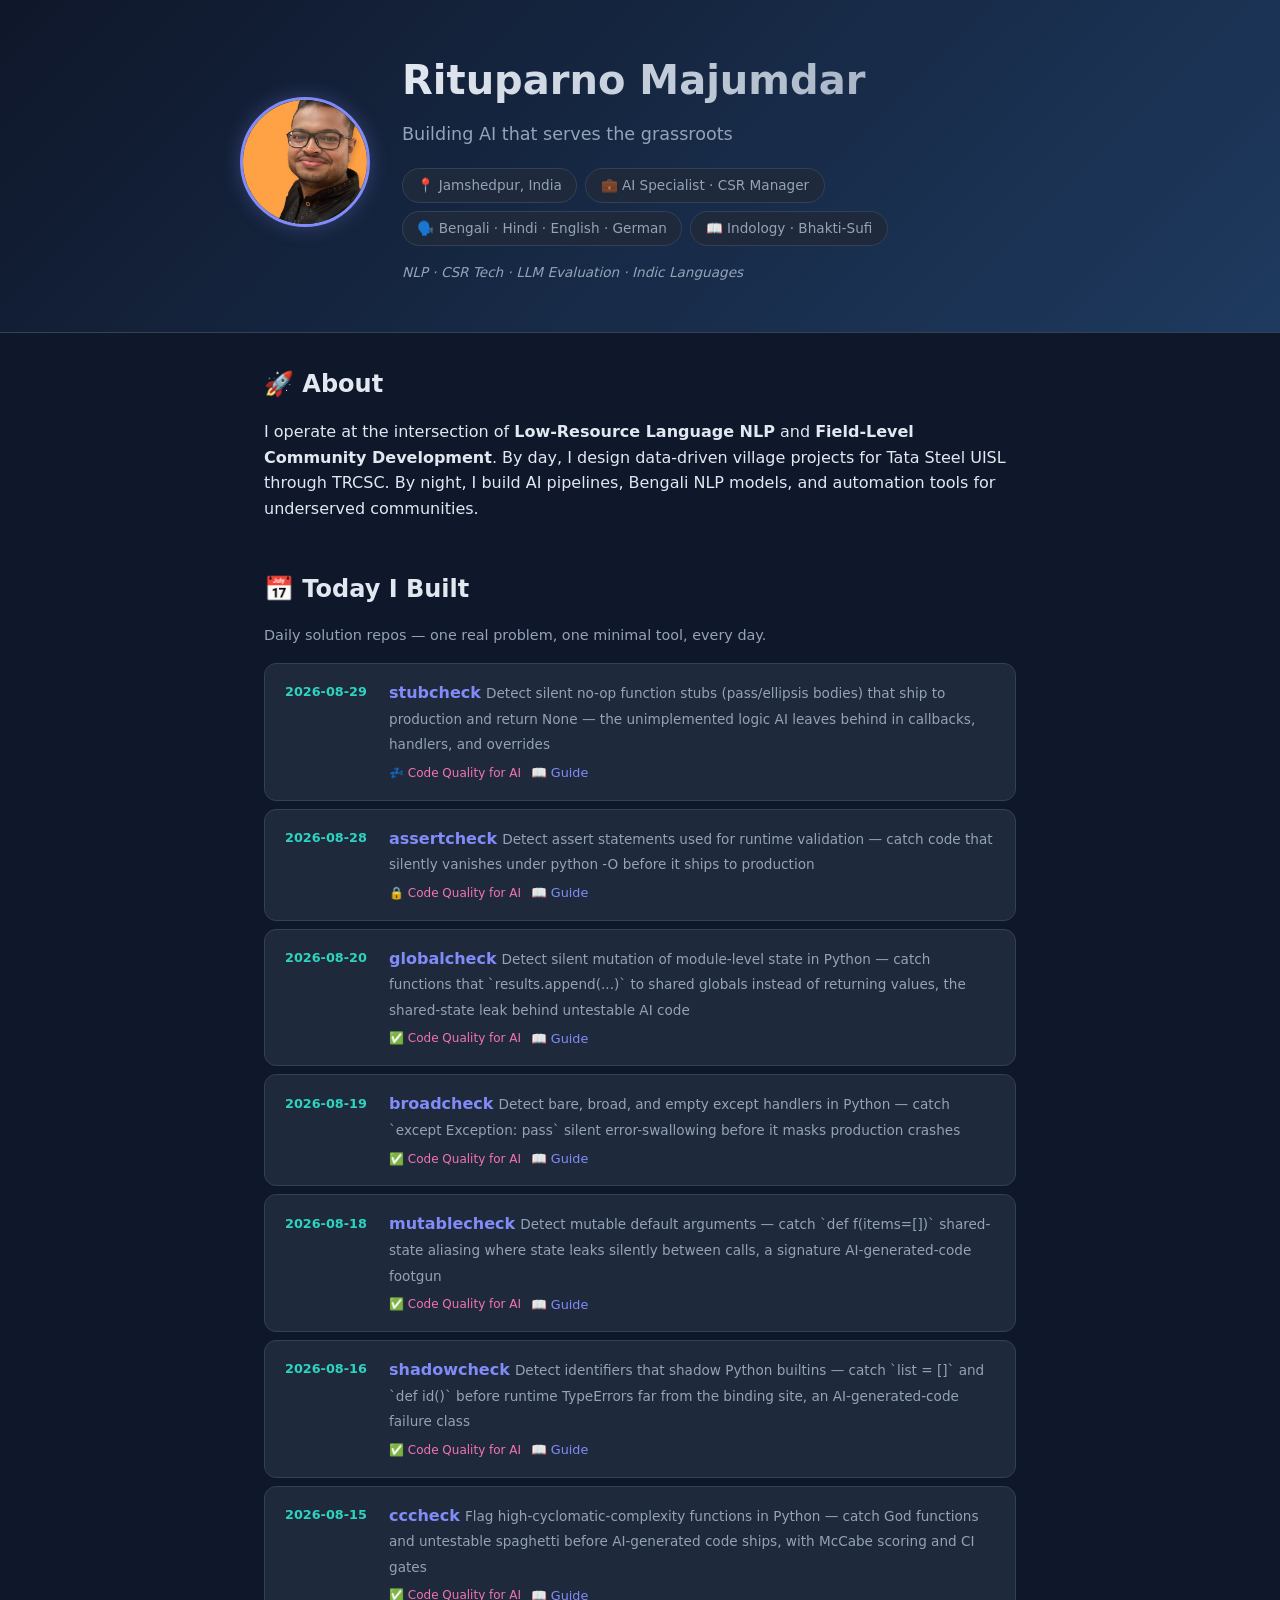
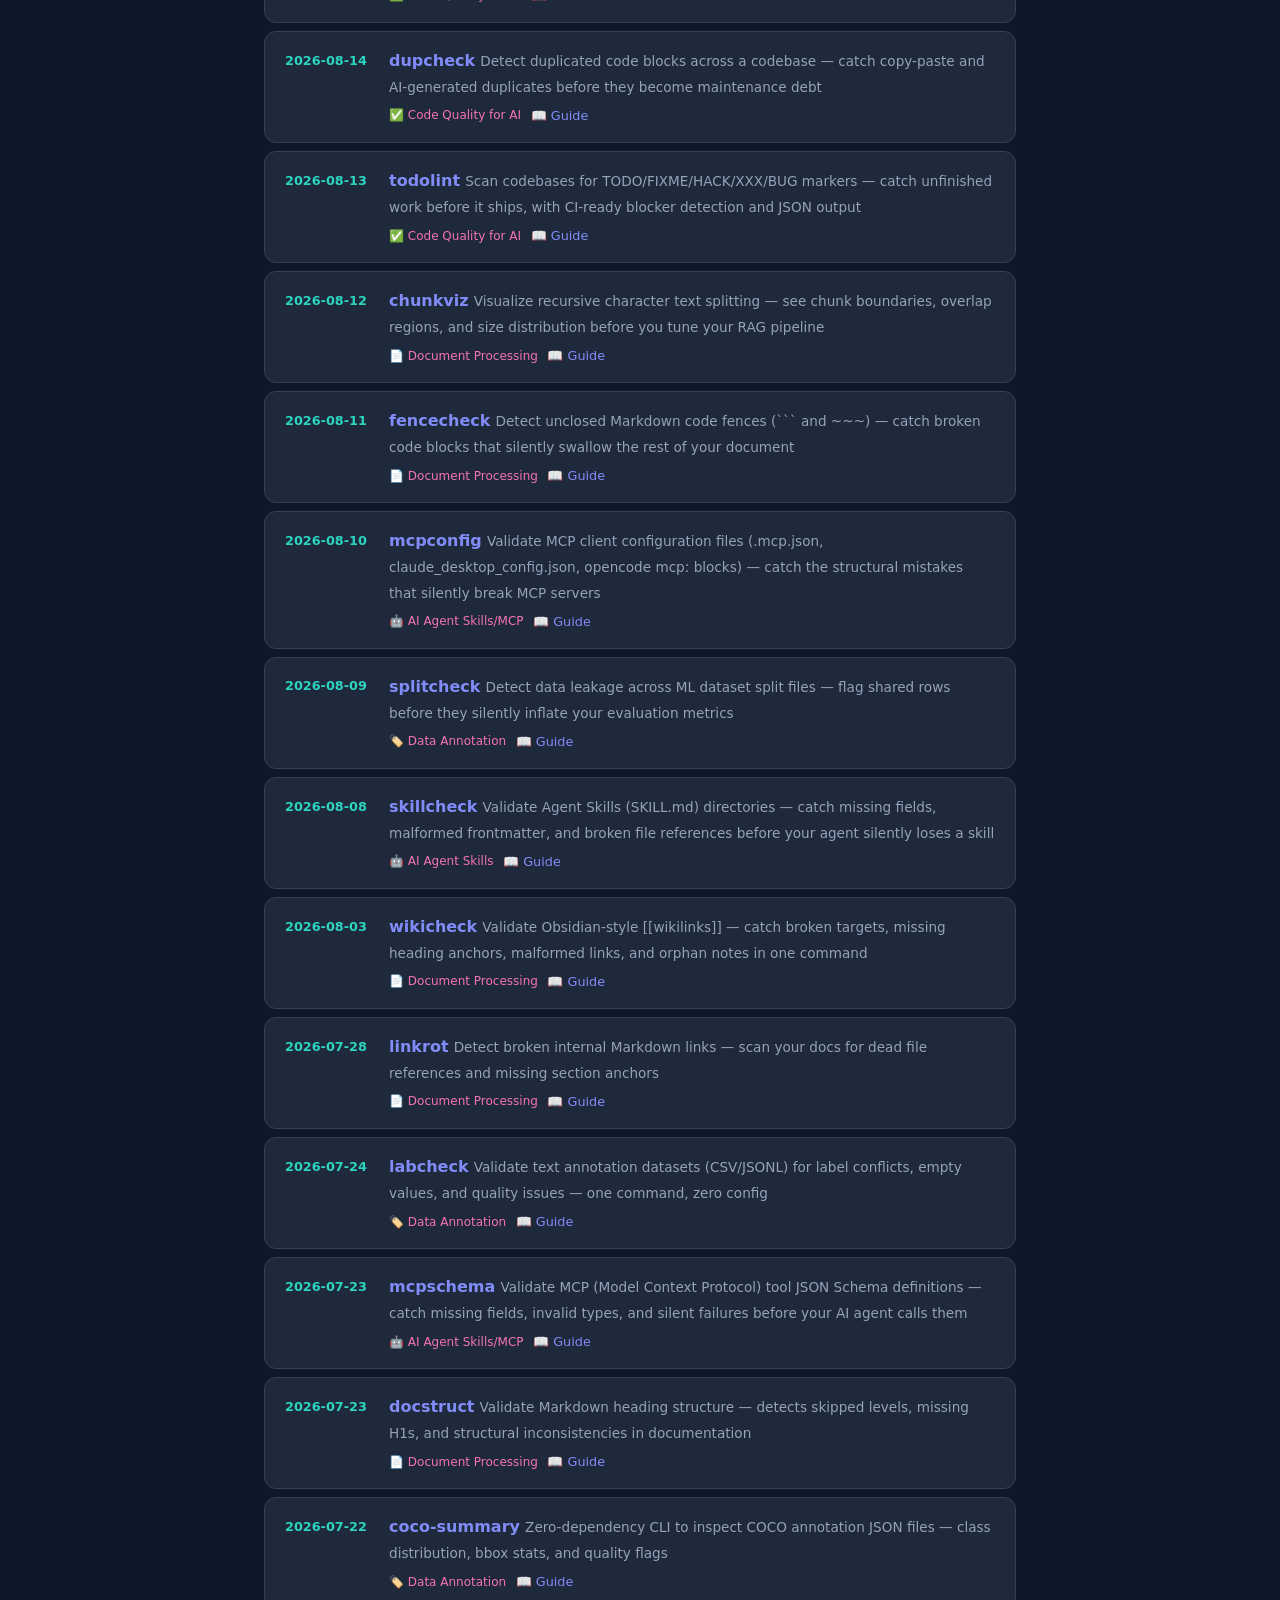
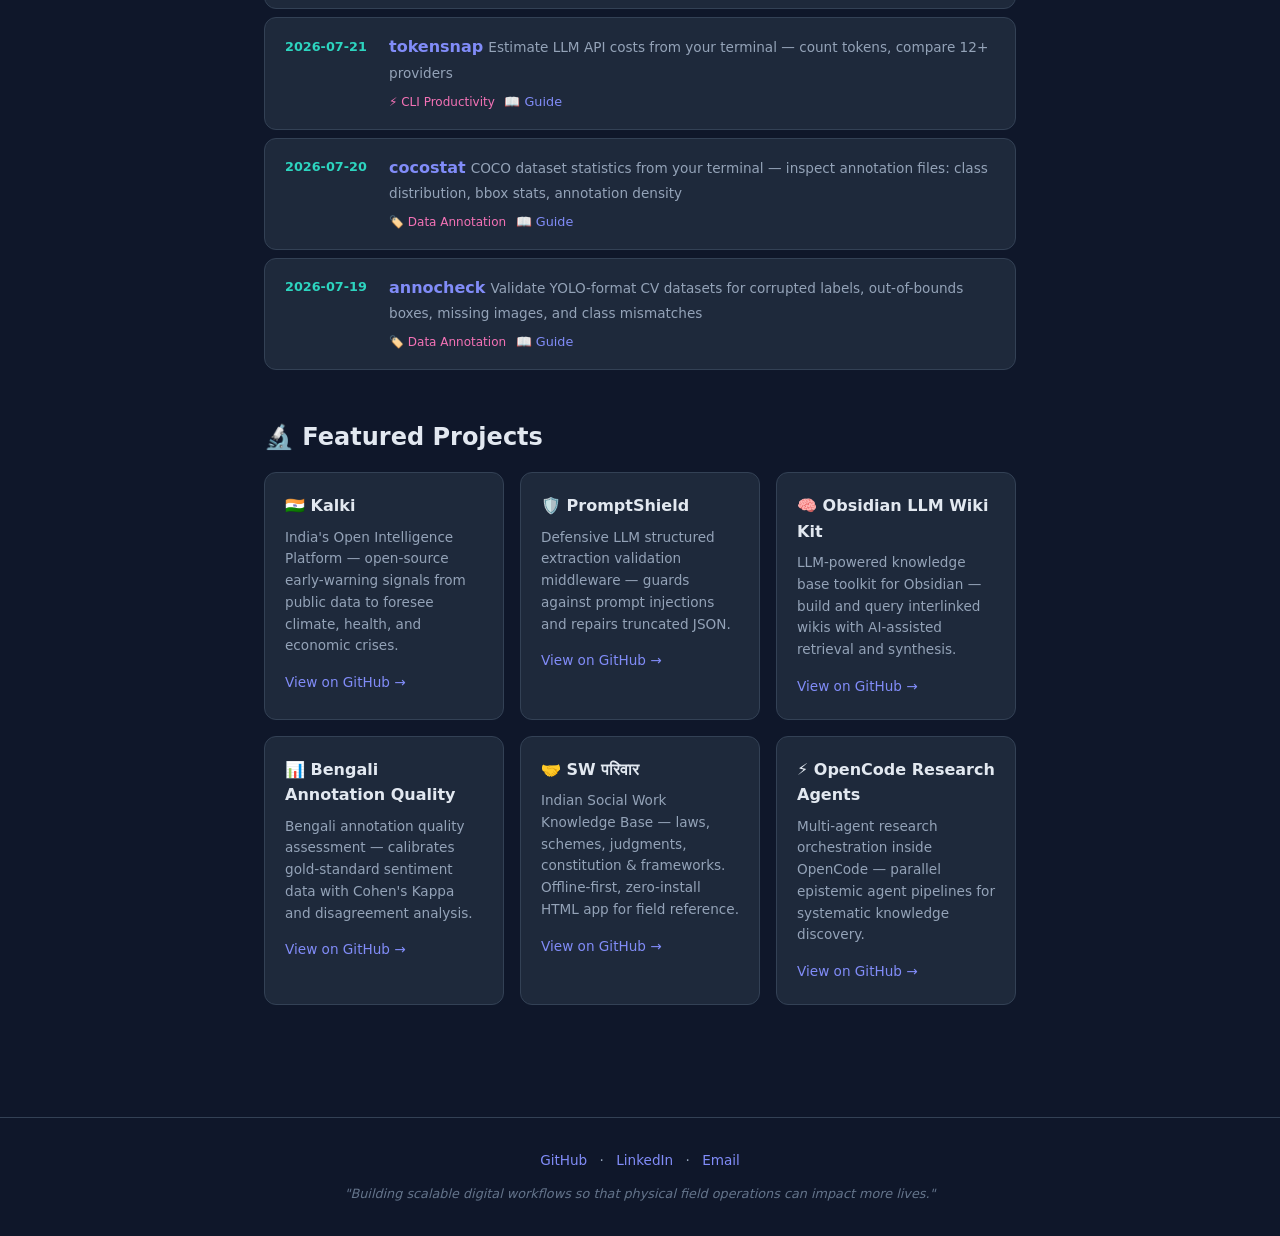
<file: index.html>
<!DOCTYPE html>
<html lang="en">
<head>
  <meta charset="UTF-8">
  <meta name="viewport" content="width=device-width, initial-scale=1.0">
  <meta name="description" content="Rituparno Majumdar — AI Specialist · CSR Manager · Indologist. Daily build log and project portfolio.">
  <title>Rituparno Majumdar</title>
  <link rel="stylesheet" href="assets/style.css">
  <link rel="icon" href="data:image/svg+xml,<svg xmlns='http://www.w3.org/2000/svg' viewBox='0 0 100 100'><text y='.9em' font-size='90'>🚀</text></svg>">
</head>
<body>
  <header>
    <div class="header-content">
      <div class="header-photo">
        <img src="assets/photo.jpg" alt="Rituparno Majumdar" class="profile-photo">
      </div>
      <div class="header-text">
        <h1>Rituparno Majumdar</h1>
        <p class="tagline">Building AI that serves the grassroots</p>
        <div class="chips">
          <span class="chip">📍 Jamshedpur, India</span>
          <span class="chip">💼 AI Specialist · CSR Manager</span>
          <span class="chip">🗣️ Bengali · Hindi · English · German</span>
          <span class="chip">📖 Indology · Bhakti-Sufi</span>
        </div>
        <div class="domains">
          NLP · CSR Tech · LLM Evaluation · Indic Languages
        </div>
      </div>
    </div>
  </header>

  <main>
    <section id="about">
      <h2>🚀 About</h2>
      <p>
        I operate at the intersection of <strong>Low-Resource Language NLP</strong> and
        <strong>Field-Level Community Development</strong>. By day, I design data-driven
        village projects for Tata Steel UISL through TRCSC. By night, I build AI pipelines,
        Bengali NLP models, and automation tools for underserved communities.
      </p>
    </section>

    <section id="build-log">
      <h2>📅 Today I Built</h2>
      <p class="section-desc">Daily solution repos — one real problem, one minimal tool, every day.</p>
      <div class="build-list">
        <!-- BUILD_ENTRIES_START -->
        <div class="build-item">
          <div class="build-date">2026-08-29</div>
          <div class="build-info">
            <a href="https://github.com/Rituparno-Majumdar/stubcheck" class="build-name" target="_blank" rel="noopener">stubcheck</a>
            <span class="build-desc">Detect silent no-op function stubs (pass/ellipsis bodies) that ship to production and return None — the unimplemented logic AI leaves behind in callbacks, handlers, and overrides</span>
            <div class="build-links">
              <span class="domain-tag">💤 Code Quality for AI</span>
              <a href="../guides/stubcheck-guide.md" class="guide-link">📖 Guide</a>
            </div>
          </div>
        </div>
        <div class="build-item">
          <div class="build-date">2026-08-28</div>
          <div class="build-info">
            <a href="https://github.com/Rituparno-Majumdar/assertcheck" class="build-name" target="_blank" rel="noopener">assertcheck</a>
            <span class="build-desc">Detect assert statements used for runtime validation — catch code that silently vanishes under python -O before it ships to production</span>
            <div class="build-links">
              <span class="domain-tag">🔒 Code Quality for AI</span>
              <a href="../guides/assertcheck-guide.md" class="guide-link">📖 Guide</a>
            </div>
          </div>
        </div>
        <div class="build-item">
          <div class="build-date">2026-08-20</div>
          <div class="build-info">
            <a href="https://github.com/Rituparno-Majumdar/globalcheck" class="build-name" target="_blank" rel="noopener">globalcheck</a>
            <span class="build-desc">Detect silent mutation of module-level state in Python — catch functions that `results.append(...)` to shared globals instead of returning values, the shared-state leak behind untestable AI code</span>
            <div class="build-links">
              <span class="domain-tag">✅ Code Quality for AI</span>
              <a href="../guides/globalcheck-guide.md" class="guide-link">📖 Guide</a>
            </div>
          </div>
        </div>
        <div class="build-item">
          <div class="build-date">2026-08-19</div>
          <div class="build-info">
            <a href="https://github.com/Rituparno-Majumdar/broadcheck" class="build-name" target="_blank" rel="noopener">broadcheck</a>
            <span class="build-desc">Detect bare, broad, and empty except handlers in Python — catch `except Exception: pass` silent error-swallowing before it masks production crashes</span>
            <div class="build-links">
              <span class="domain-tag">✅ Code Quality for AI</span>
              <a href="../guides/broadcheck-guide.md" class="guide-link">📖 Guide</a>
            </div>
          </div>
        </div>
        <div class="build-item">
          <div class="build-date">2026-08-18</div>
          <div class="build-info">
            <a href="https://github.com/Rituparno-Majumdar/mutablecheck" class="build-name" target="_blank" rel="noopener">mutablecheck</a>
            <span class="build-desc">Detect mutable default arguments — catch `def f(items=[])` shared-state aliasing where state leaks silently between calls, a signature AI-generated-code footgun</span>
            <div class="build-links">
              <span class="domain-tag">✅ Code Quality for AI</span>
              <a href="../guides/mutablecheck-guide.md" class="guide-link">📖 Guide</a>
            </div>
          </div>
        </div>
        <div class="build-item">
          <div class="build-date">2026-08-16</div>
          <div class="build-info">
            <a href="https://github.com/Rituparno-Majumdar/shadowcheck" class="build-name" target="_blank" rel="noopener">shadowcheck</a>
            <span class="build-desc">Detect identifiers that shadow Python builtins — catch `list = []` and `def id()` before runtime TypeErrors far from the binding site, an AI-generated-code failure class</span>
            <div class="build-links">
              <span class="domain-tag">✅ Code Quality for AI</span>
              <a href="../guides/shadowcheck-guide.md" class="guide-link">📖 Guide</a>
            </div>
          </div>
        </div>
        <div class="build-item">
          <div class="build-date">2026-08-15</div>
          <div class="build-info">
            <a href="https://github.com/Rituparno-Majumdar/cccheck" class="build-name" target="_blank" rel="noopener">cccheck</a>
            <span class="build-desc">Flag high-cyclomatic-complexity functions in Python — catch God functions and untestable spaghetti before AI-generated code ships, with McCabe scoring and CI gates</span>
            <div class="build-links">
              <span class="domain-tag">✅ Code Quality for AI</span>
              <a href="../guides/cccheck-guide.md" class="guide-link">📖 Guide</a>
            </div>
          </div>
        </div>
        <div class="build-item">
          <div class="build-date">2026-08-14</div>
          <div class="build-info">
            <a href="https://github.com/Rituparno-Majumdar/dupcheck" class="build-name" target="_blank" rel="noopener">dupcheck</a>
            <span class="build-desc">Detect duplicated code blocks across a codebase — catch copy-paste and AI-generated duplicates before they become maintenance debt</span>
            <div class="build-links">
              <span class="domain-tag">✅ Code Quality for AI</span>
              <a href="../guides/dupcheck-guide.md" class="guide-link">📖 Guide</a>
            </div>
          </div>
        </div>
        <div class="build-item">
          <div class="build-date">2026-08-13</div>
          <div class="build-info">
            <a href="https://github.com/Rituparno-Majumdar/todolint" class="build-name" target="_blank" rel="noopener">todolint</a>
            <span class="build-desc">Scan codebases for TODO/FIXME/HACK/XXX/BUG markers — catch unfinished work before it ships, with CI-ready blocker detection and JSON output</span>
            <div class="build-links">
              <span class="domain-tag">✅ Code Quality for AI</span>
              <a href="../guides/todolint-guide.md" class="guide-link">📖 Guide</a>
            </div>
          </div>
        </div>
        <div class="build-item">
          <div class="build-date">2026-08-12</div>
          <div class="build-info">
            <a href="https://github.com/Rituparno-Majumdar/chunkviz" class="build-name" target="_blank" rel="noopener">chunkviz</a>
            <span class="build-desc">Visualize recursive character text splitting — see chunk boundaries, overlap regions, and size distribution before you tune your RAG pipeline</span>
            <div class="build-links">
              <span class="domain-tag">📄 Document Processing</span>
              <a href="../guides/chunkviz-guide.md" class="guide-link">📖 Guide</a>
            </div>
          </div>
        </div>
        <div class="build-item">
          <div class="build-date">2026-08-11</div>
          <div class="build-info">
            <a href="https://github.com/Rituparno-Majumdar/fencecheck" class="build-name" target="_blank" rel="noopener">fencecheck</a>
            <span class="build-desc">Detect unclosed Markdown code fences (``` and ~~~) — catch broken code blocks that silently swallow the rest of your document</span>
            <div class="build-links">
              <span class="domain-tag">📄 Document Processing</span>
              <a href="../guides/fencecheck-guide.md" class="guide-link">📖 Guide</a>
            </div>
          </div>
        </div>
        <div class="build-item">
          <div class="build-date">2026-08-10</div>
          <div class="build-info">
            <a href="https://github.com/Rituparno-Majumdar/mcpconfig" class="build-name" target="_blank" rel="noopener">mcpconfig</a>
            <span class="build-desc">Validate MCP client configuration files (.mcp.json, claude_desktop_config.json, opencode mcp: blocks) — catch the structural mistakes that silently break MCP servers</span>
            <div class="build-links">
              <span class="domain-tag">🤖 AI Agent Skills/MCP</span>
              <a href="../guides/mcpconfig-guide.md" class="guide-link">📖 Guide</a>
            </div>
          </div>
        </div>
        <div class="build-item">
          <div class="build-date">2026-08-09</div>
          <div class="build-info">
            <a href="https://github.com/Rituparno-Majumdar/splitcheck" class="build-name" target="_blank" rel="noopener">splitcheck</a>
            <span class="build-desc">Detect data leakage across ML dataset split files — flag shared rows before they silently inflate your evaluation metrics</span>
            <div class="build-links">
              <span class="domain-tag">🏷️ Data Annotation</span>
              <a href="../guides/splitcheck-guide.md" class="guide-link">📖 Guide</a>
            </div>
          </div>
        </div>
        <div class="build-item">
          <div class="build-date">2026-08-08</div>
          <div class="build-info">
            <a href="https://github.com/Rituparno-Majumdar/skillcheck" class="build-name" target="_blank" rel="noopener">skillcheck</a>
            <span class="build-desc">Validate Agent Skills (SKILL.md) directories — catch missing fields, malformed frontmatter, and broken file references before your agent silently loses a skill</span>
            <div class="build-links">
              <span class="domain-tag">🤖 AI Agent Skills</span>
              <a href="../guides/skillcheck-guide.md" class="guide-link">📖 Guide</a>
            </div>
          </div>
        </div>
        <div class="build-item">
          <div class="build-date">2026-08-03</div>
          <div class="build-info">
            <a href="https://github.com/Rituparno-Majumdar/wikicheck" class="build-name" target="_blank" rel="noopener">wikicheck</a>
            <span class="build-desc">Validate Obsidian-style [[wikilinks]] — catch broken targets, missing heading anchors, malformed links, and orphan notes in one command</span>
            <div class="build-links">
              <span class="domain-tag">📄 Document Processing</span>
              <a href="../guides/wikicheck-guide.md" class="guide-link">📖 Guide</a>
            </div>
          </div>
        </div>
        <div class="build-item">
          <div class="build-date">2026-07-28</div>
          <div class="build-info">
            <a href="https://github.com/Rituparno-Majumdar/linkrot" class="build-name" target="_blank" rel="noopener">linkrot</a>
            <span class="build-desc">Detect broken internal Markdown links — scan your docs for dead file references and missing section anchors</span>
            <div class="build-links">
              <span class="domain-tag">📄 Document Processing</span>
              <a href="../guides/linkrot-guide.md" class="guide-link">📖 Guide</a>
            </div>
          </div>
        </div>
        <div class="build-item">
          <div class="build-date">2026-07-24</div>
          <div class="build-info">
            <a href="https://github.com/Rituparno-Majumdar/labcheck" class="build-name" target="_blank" rel="noopener">labcheck</a>
            <span class="build-desc">Validate text annotation datasets (CSV/JSONL) for label conflicts, empty values, and quality issues — one command, zero config</span>
            <div class="build-links">
              <span class="domain-tag">🏷️ Data Annotation</span>
              <a href="../guides/labcheck-guide.md" class="guide-link">📖 Guide</a>
            </div>
          </div>
        </div>
        <div class="build-item">
          <div class="build-date">2026-07-23</div>
          <div class="build-info">
            <a href="https://github.com/Rituparno-Majumdar/mcpschema" class="build-name" target="_blank" rel="noopener">mcpschema</a>
            <span class="build-desc">Validate MCP (Model Context Protocol) tool JSON Schema definitions — catch missing fields, invalid types, and silent failures before your AI agent calls them</span>
            <div class="build-links">
              <span class="domain-tag">🤖 AI Agent Skills/MCP</span>
              <a href="../guides/mcpschema-guide.md" class="guide-link">📖 Guide</a>
            </div>
          </div>
        </div>
        <div class="build-item">
          <div class="build-date">2026-07-23</div>
          <div class="build-info">
            <a href="https://github.com/Rituparno-Majumdar/docstruct" class="build-name" target="_blank" rel="noopener">docstruct</a>
            <span class="build-desc">Validate Markdown heading structure — detects skipped levels, missing H1s, and structural inconsistencies in documentation</span>
            <div class="build-links">
              <span class="domain-tag">📄 Document Processing</span>
              <a href="../guides/docstruct-guide.md" class="guide-link">📖 Guide</a>
            </div>
          </div>
        </div>
        <div class="build-item">
          <div class="build-date">2026-07-22</div>
          <div class="build-info">
            <a href="https://github.com/Rituparno-Majumdar/coco-summary" class="build-name" target="_blank" rel="noopener">coco-summary</a>
            <span class="build-desc">Zero-dependency CLI to inspect COCO annotation JSON files — class distribution, bbox stats, and quality flags</span>
            <div class="build-links">
              <span class="domain-tag">🏷️ Data Annotation</span>
              <a href="../guides/coco-summary-guide.md" class="guide-link">📖 Guide</a>
            </div>
          </div>
        </div>
        <div class="build-item">
          <div class="build-date">2026-07-21</div>
          <div class="build-info">
            <a href="https://github.com/Rituparno-Majumdar/tokensnap" class="build-name" target="_blank" rel="noopener">tokensnap</a>
            <span class="build-desc">Estimate LLM API costs from your terminal — count tokens, compare 12+ providers</span>
            <div class="build-links">
              <span class="domain-tag">⚡ CLI Productivity</span>
              <a href="../guides/tokensnap-guide.md" class="guide-link">📖 Guide</a>
            </div>
          </div>
        </div>
        <div class="build-item">
          <div class="build-date">2026-07-20</div>
          <div class="build-info">
            <a href="https://github.com/Rituparno-Majumdar/cocostat" class="build-name" target="_blank" rel="noopener">cocostat</a>
            <span class="build-desc">COCO dataset statistics from your terminal — inspect annotation files: class distribution, bbox stats, annotation density</span>
            <div class="build-links">
              <span class="domain-tag">🏷️ Data Annotation</span>
              <a href="../guides/cocostat-guide.md" class="guide-link">📖 Guide</a>
            </div>
          </div>
        </div>
        <div class="build-item">
          <div class="build-date">2026-07-19</div>
          <div class="build-info">
            <a href="https://github.com/Rituparno-Majumdar/annocheck" class="build-name" target="_blank" rel="noopener">annocheck</a>
            <span class="build-desc">Validate YOLO-format CV datasets for corrupted labels, out-of-bounds boxes, missing images, and class mismatches</span>
            <div class="build-links">
              <span class="domain-tag">🏷️ Data Annotation</span>
              <a href="../guides/annocheck-guide.md" class="guide-link">📖 Guide</a>
            </div>
          </div>
        </div>
        <!-- BUILD_ENTRIES_END -->
      </div>
    </section>

    <section id="featured">
      <h2>🔬 Featured Projects</h2>
      <div class="project-grid">
        <div class="project-card">
          <h3>🇮🇳 Kalki</h3>
          <p>India's Open Intelligence Platform — open-source early-warning signals from public data to foresee climate, health, and economic crises.</p>
          <a href="https://github.com/Rituparno-Majumdar/kalki" target="_blank">View on GitHub →</a>
        </div>
        <div class="project-card">
          <h3>🛡️ PromptShield</h3>
          <p>Defensive LLM structured extraction validation middleware — guards against prompt injections and repairs truncated JSON.</p>
          <a href="https://github.com/Rituparno-Majumdar/promptshield" target="_blank">View on GitHub →</a>
        </div>
        <div class="project-card">
          <h3>🧠 Obsidian LLM Wiki Kit</h3>
          <p>LLM-powered knowledge base toolkit for Obsidian — build and query interlinked wikis with AI-assisted retrieval and synthesis.</p>
          <a href="https://github.com/Rituparno-Majumdar/obsidian-llm-wiki-kit" target="_blank">View on GitHub →</a>
        </div>
        <div class="project-card">
          <h3>📊 Bengali Annotation Quality</h3>
          <p>Bengali annotation quality assessment — calibrates gold-standard sentiment data with Cohen's Kappa and disagreement analysis.</p>
          <a href="https://github.com/Rituparno-Majumdar/bengali-annotation-quality" target="_blank">View on GitHub →</a>
        </div>
        <div class="project-card">
          <h3>🤝 SW परिवार</h3>
          <p>Indian Social Work Knowledge Base — laws, schemes, judgments, constitution & frameworks. Offline-first, zero-install HTML app for field reference.</p>
          <a href="https://github.com/Rituparno-Majumdar/sw-parivar" target="_blank">View on GitHub →</a>
        </div>
        <div class="project-card">
          <h3>⚡ OpenCode Research Agents</h3>
          <p>Multi-agent research orchestration inside OpenCode — parallel epistemic agent pipelines for systematic knowledge discovery.</p>
          <a href="https://github.com/Rituparno-Majumdar/opencode-research-agents" target="_blank">View on GitHub →</a>
        </div>
      </div>
    </section>
  </main>

  <footer>
    <p>
      <a href="https://github.com/Rituparno-Majumdar">GitHub</a> ·
      <a href="https://linkedin.com/in/rituparno">LinkedIn</a> ·
      <a href="mailto:majumdarrituparno@gmail.com">Email</a>
    </p>
    <p class="footer-quote"><em>"Building scalable digital workflows so that physical field operations can impact more lives."</em></p>
  </footer>
</body>
</html>
</file>
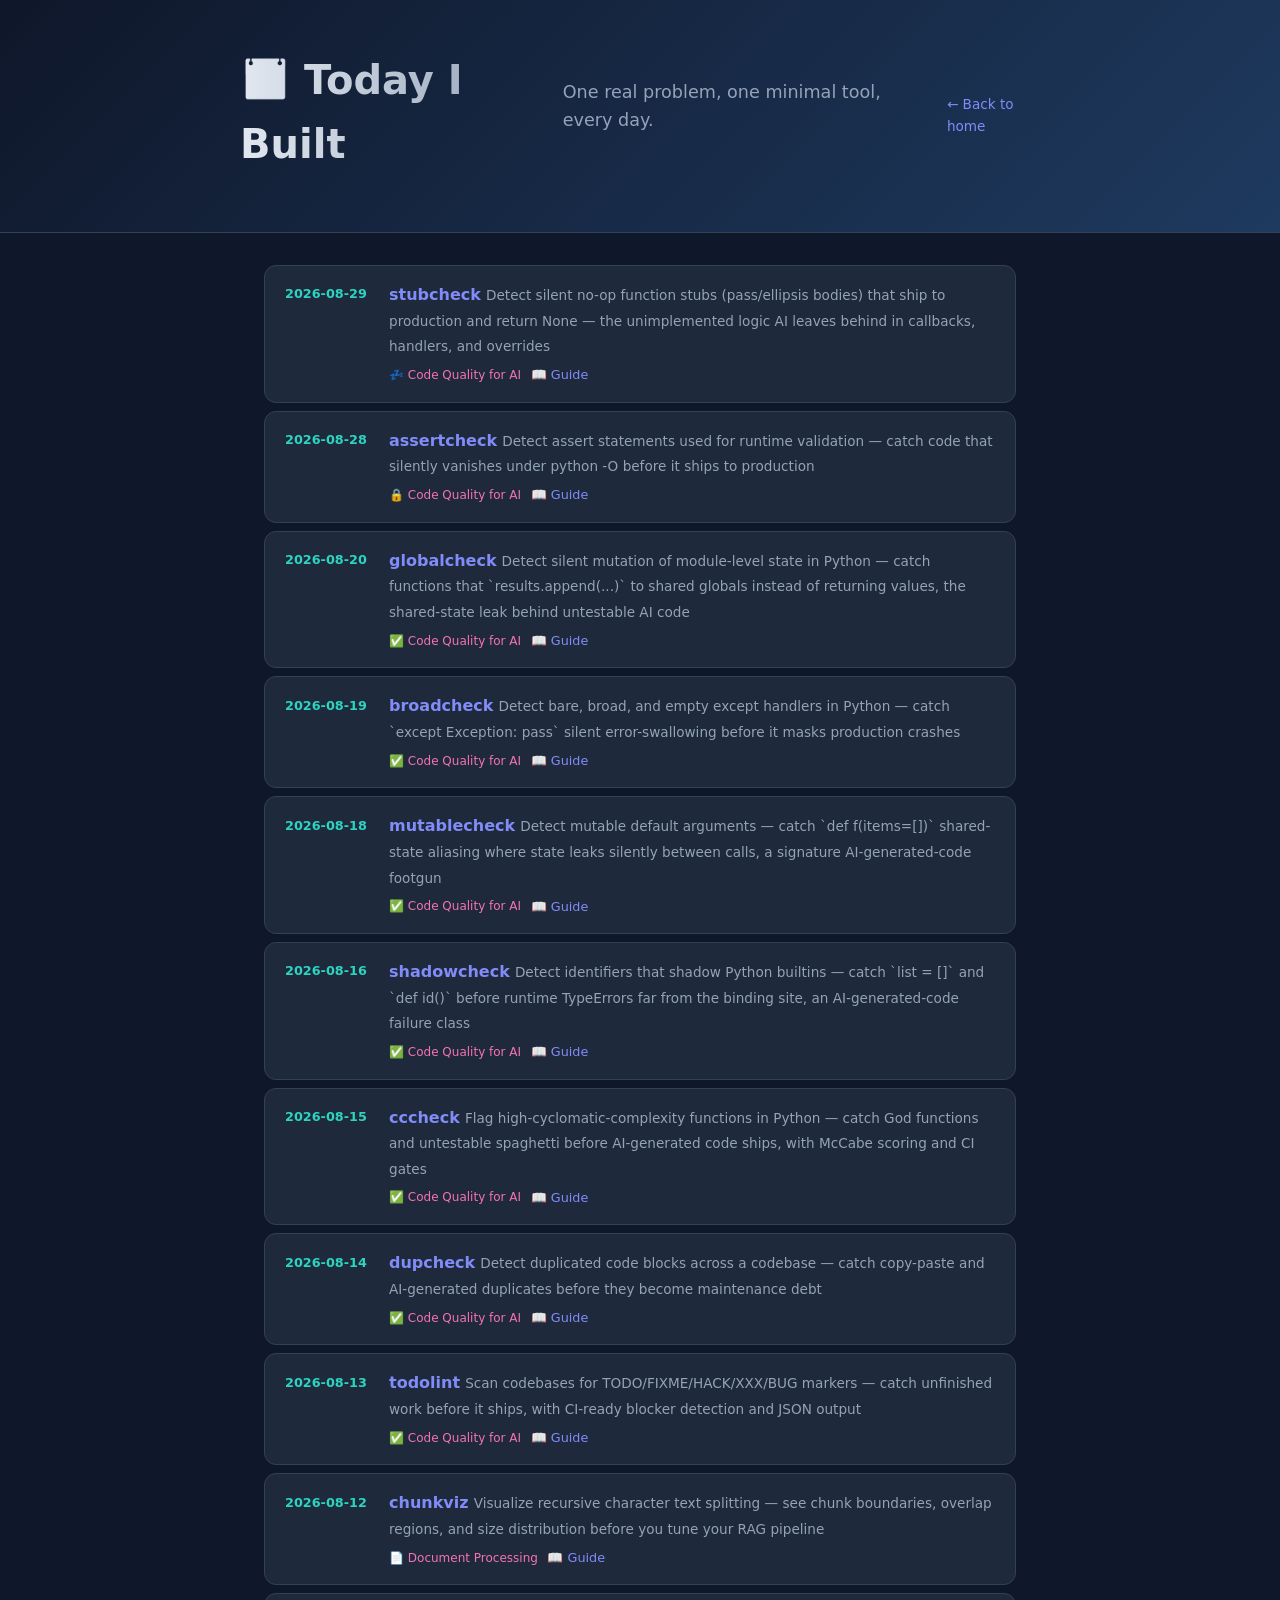
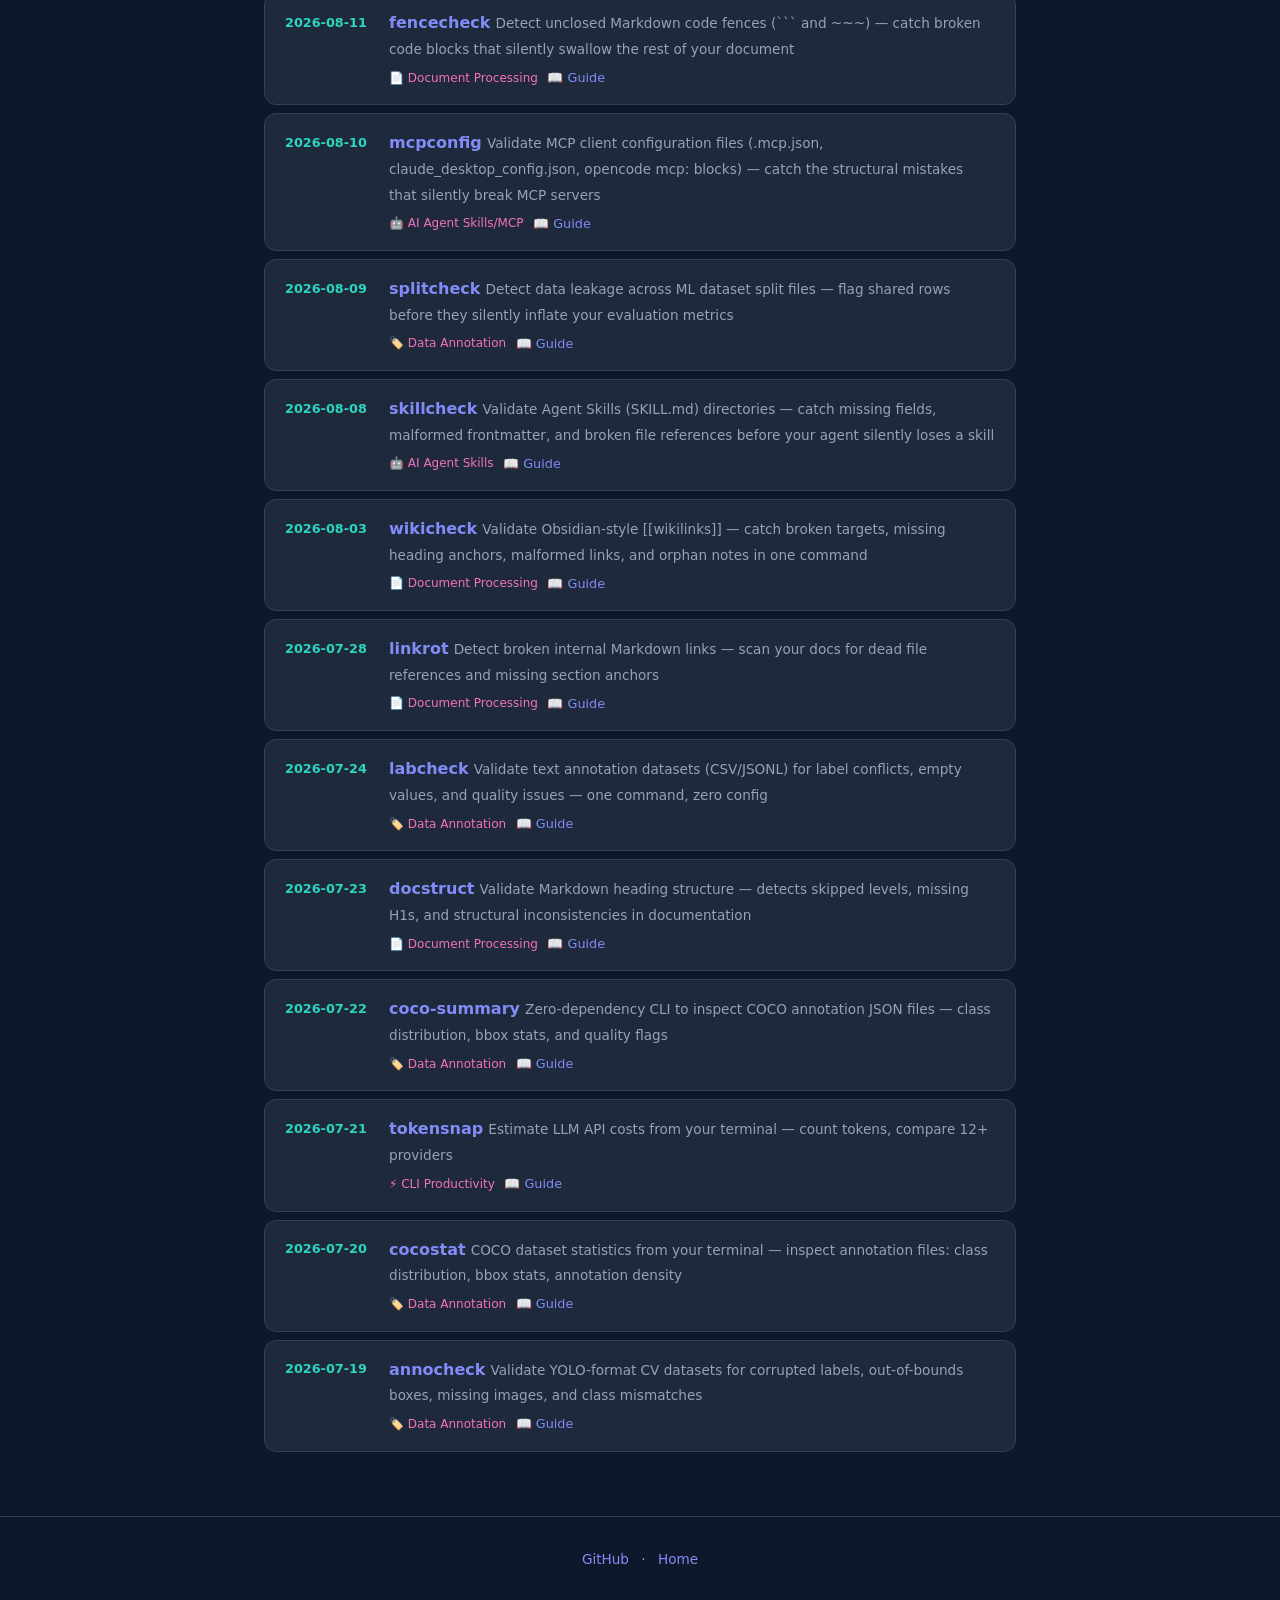
<file: builds/index.html>
<!DOCTYPE html>
<html lang="en">
<head>
  <meta charset="UTF-8">
  <meta name="viewport" content="width=device-width, initial-scale=1.0">
  <title>Build Log — Rituparno Majumdar</title>
  <link rel="stylesheet" href="../assets/style.css">
</head>
<body>
  <header>
    <div class="header-content">
      <h1>📅 Today I Built</h1>
      <p class="tagline">One real problem, one minimal tool, every day.</p>
      <a href="../" style="font-size:0.85rem;">← Back to home</a>
    </div>
  </header>

  <main>
    <div class="build-list">
      <!-- BUILD_ENTRIES_START -->
        <div class="build-item">
          <div class="build-date">2026-08-29</div>
          <div class="build-info">
            <a href="https://github.com/Rituparno-Majumdar/stubcheck" class="build-name" target="_blank" rel="noopener">stubcheck</a>
            <span class="build-desc">Detect silent no-op function stubs (pass/ellipsis bodies) that ship to production and return None — the unimplemented logic AI leaves behind in callbacks, handlers, and overrides</span>
            <div class="build-links">
              <span class="domain-tag">💤 Code Quality for AI</span>
              <a href="../guides/stubcheck-guide.md" class="guide-link">📖 Guide</a>
            </div>
          </div>
        </div>
        <div class="build-item">
          <div class="build-date">2026-08-28</div>
          <div class="build-info">
            <a href="https://github.com/Rituparno-Majumdar/assertcheck" class="build-name" target="_blank" rel="noopener">assertcheck</a>
            <span class="build-desc">Detect assert statements used for runtime validation — catch code that silently vanishes under python -O before it ships to production</span>
            <div class="build-links">
              <span class="domain-tag">🔒 Code Quality for AI</span>
              <a href="../guides/assertcheck-guide.md" class="guide-link">📖 Guide</a>
            </div>
          </div>
        </div>
        <div class="build-item">
          <div class="build-date">2026-08-20</div>
          <div class="build-info">
            <a href="https://github.com/Rituparno-Majumdar/globalcheck" class="build-name" target="_blank" rel="noopener">globalcheck</a>
            <span class="build-desc">Detect silent mutation of module-level state in Python — catch functions that `results.append(...)` to shared globals instead of returning values, the shared-state leak behind untestable AI code</span>
            <div class="build-links">
              <span class="domain-tag">✅ Code Quality for AI</span>
              <a href="../guides/globalcheck-guide.md" class="guide-link">📖 Guide</a>
            </div>
          </div>
        </div>
        <div class="build-item">
          <div class="build-date">2026-08-19</div>
          <div class="build-info">
            <a href="https://github.com/Rituparno-Majumdar/broadcheck" class="build-name" target="_blank" rel="noopener">broadcheck</a>
            <span class="build-desc">Detect bare, broad, and empty except handlers in Python — catch `except Exception: pass` silent error-swallowing before it masks production crashes</span>
            <div class="build-links">
              <span class="domain-tag">✅ Code Quality for AI</span>
              <a href="../guides/broadcheck-guide.md" class="guide-link">📖 Guide</a>
            </div>
          </div>
        </div>
        <div class="build-item">
          <div class="build-date">2026-08-18</div>
          <div class="build-info">
            <a href="https://github.com/Rituparno-Majumdar/mutablecheck" class="build-name" target="_blank" rel="noopener">mutablecheck</a>
            <span class="build-desc">Detect mutable default arguments — catch `def f(items=[])` shared-state aliasing where state leaks silently between calls, a signature AI-generated-code footgun</span>
            <div class="build-links">
              <span class="domain-tag">✅ Code Quality for AI</span>
              <a href="../guides/mutablecheck-guide.md" class="guide-link">📖 Guide</a>
            </div>
          </div>
        </div>
        <div class="build-item">
          <div class="build-date">2026-08-16</div>
          <div class="build-info">
            <a href="https://github.com/Rituparno-Majumdar/shadowcheck" class="build-name" target="_blank" rel="noopener">shadowcheck</a>
            <span class="build-desc">Detect identifiers that shadow Python builtins — catch `list = []` and `def id()` before runtime TypeErrors far from the binding site, an AI-generated-code failure class</span>
            <div class="build-links">
              <span class="domain-tag">✅ Code Quality for AI</span>
              <a href="../guides/shadowcheck-guide.md" class="guide-link">📖 Guide</a>
            </div>
          </div>
        </div>
        <div class="build-item">
          <div class="build-date">2026-08-15</div>
          <div class="build-info">
            <a href="https://github.com/Rituparno-Majumdar/cccheck" class="build-name" target="_blank" rel="noopener">cccheck</a>
            <span class="build-desc">Flag high-cyclomatic-complexity functions in Python — catch God functions and untestable spaghetti before AI-generated code ships, with McCabe scoring and CI gates</span>
            <div class="build-links">
              <span class="domain-tag">✅ Code Quality for AI</span>
              <a href="../guides/cccheck-guide.md" class="guide-link">📖 Guide</a>
            </div>
          </div>
        </div>
        <div class="build-item">
          <div class="build-date">2026-08-14</div>
          <div class="build-info">
            <a href="https://github.com/Rituparno-Majumdar/dupcheck" class="build-name" target="_blank" rel="noopener">dupcheck</a>
            <span class="build-desc">Detect duplicated code blocks across a codebase — catch copy-paste and AI-generated duplicates before they become maintenance debt</span>
            <div class="build-links">
              <span class="domain-tag">✅ Code Quality for AI</span>
              <a href="../guides/dupcheck-guide.md" class="guide-link">📖 Guide</a>
            </div>
          </div>
        </div>
        <div class="build-item">
          <div class="build-date">2026-08-13</div>
          <div class="build-info">
            <a href="https://github.com/Rituparno-Majumdar/todolint" class="build-name" target="_blank" rel="noopener">todolint</a>
            <span class="build-desc">Scan codebases for TODO/FIXME/HACK/XXX/BUG markers — catch unfinished work before it ships, with CI-ready blocker detection and JSON output</span>
            <div class="build-links">
              <span class="domain-tag">✅ Code Quality for AI</span>
              <a href="../guides/todolint-guide.md" class="guide-link">📖 Guide</a>
            </div>
          </div>
        </div>
        <div class="build-item">
          <div class="build-date">2026-08-12</div>
          <div class="build-info">
            <a href="https://github.com/Rituparno-Majumdar/chunkviz" class="build-name" target="_blank" rel="noopener">chunkviz</a>
            <span class="build-desc">Visualize recursive character text splitting — see chunk boundaries, overlap regions, and size distribution before you tune your RAG pipeline</span>
            <div class="build-links">
              <span class="domain-tag">📄 Document Processing</span>
              <a href="../guides/chunkviz-guide.md" class="guide-link">📖 Guide</a>
            </div>
          </div>
        </div>
        <div class="build-item">
          <div class="build-date">2026-08-11</div>
          <div class="build-info">
            <a href="https://github.com/Rituparno-Majumdar/fencecheck" class="build-name" target="_blank" rel="noopener">fencecheck</a>
            <span class="build-desc">Detect unclosed Markdown code fences (``` and ~~~) — catch broken code blocks that silently swallow the rest of your document</span>
            <div class="build-links">
              <span class="domain-tag">📄 Document Processing</span>
              <a href="../guides/fencecheck-guide.md" class="guide-link">📖 Guide</a>
            </div>
          </div>
        </div>
        <div class="build-item">
          <div class="build-date">2026-08-10</div>
          <div class="build-info">
            <a href="https://github.com/Rituparno-Majumdar/mcpconfig" class="build-name" target="_blank" rel="noopener">mcpconfig</a>
            <span class="build-desc">Validate MCP client configuration files (.mcp.json, claude_desktop_config.json, opencode mcp: blocks) — catch the structural mistakes that silently break MCP servers</span>
            <div class="build-links">
              <span class="domain-tag">🤖 AI Agent Skills/MCP</span>
              <a href="../guides/mcpconfig-guide.md" class="guide-link">📖 Guide</a>
            </div>
          </div>
        </div>
        <div class="build-item">
          <div class="build-date">2026-08-09</div>
          <div class="build-info">
            <a href="https://github.com/Rituparno-Majumdar/splitcheck" class="build-name" target="_blank" rel="noopener">splitcheck</a>
            <span class="build-desc">Detect data leakage across ML dataset split files — flag shared rows before they silently inflate your evaluation metrics</span>
            <div class="build-links">
              <span class="domain-tag">🏷️ Data Annotation</span>
              <a href="../guides/splitcheck-guide.md" class="guide-link">📖 Guide</a>
            </div>
          </div>
        </div>
        <div class="build-item">
          <div class="build-date">2026-08-08</div>
          <div class="build-info">
            <a href="https://github.com/Rituparno-Majumdar/skillcheck" class="build-name" target="_blank" rel="noopener">skillcheck</a>
            <span class="build-desc">Validate Agent Skills (SKILL.md) directories — catch missing fields, malformed frontmatter, and broken file references before your agent silently loses a skill</span>
            <div class="build-links">
              <span class="domain-tag">🤖 AI Agent Skills</span>
              <a href="../guides/skillcheck-guide.md" class="guide-link">📖 Guide</a>
            </div>
          </div>
        </div>
        <div class="build-item">
          <div class="build-date">2026-08-03</div>
          <div class="build-info">
            <a href="https://github.com/Rituparno-Majumdar/wikicheck" class="build-name" target="_blank" rel="noopener">wikicheck</a>
            <span class="build-desc">Validate Obsidian-style [[wikilinks]] — catch broken targets, missing heading anchors, malformed links, and orphan notes in one command</span>
            <div class="build-links">
              <span class="domain-tag">📄 Document Processing</span>
              <a href="../guides/wikicheck-guide.md" class="guide-link">📖 Guide</a>
            </div>
          </div>
        </div>
        <div class="build-item">
          <div class="build-date">2026-07-28</div>
          <div class="build-info">
            <a href="https://github.com/Rituparno-Majumdar/linkrot" class="build-name" target="_blank" rel="noopener">linkrot</a>
            <span class="build-desc">Detect broken internal Markdown links — scan your docs for dead file references and missing section anchors</span>
            <div class="build-links">
              <span class="domain-tag">📄 Document Processing</span>
              <a href="../guides/linkrot-guide.md" class="guide-link">📖 Guide</a>
            </div>
          </div>
        </div>
        <div class="build-item">
          <div class="build-date">2026-07-24</div>
          <div class="build-info">
            <a href="https://github.com/Rituparno-Majumdar/labcheck" class="build-name" target="_blank" rel="noopener">labcheck</a>
            <span class="build-desc">Validate text annotation datasets (CSV/JSONL) for label conflicts, empty values, and quality issues — one command, zero config</span>
            <div class="build-links">
              <span class="domain-tag">🏷️ Data Annotation</span>
              <a href="../guides/labcheck-guide.md" class="guide-link">📖 Guide</a>
            </div>
          </div>
        </div>
        <div class="build-item">
          <div class="build-date">2026-07-23</div>
          <div class="build-info">
            <a href="https://github.com/Rituparno-Majumdar/docstruct" class="build-name" target="_blank" rel="noopener">docstruct</a>
            <span class="build-desc">Validate Markdown heading structure — detects skipped levels, missing H1s, and structural inconsistencies in documentation</span>
            <div class="build-links">
              <span class="domain-tag">📄 Document Processing</span>
              <a href="../guides/docstruct-guide.md" class="guide-link">📖 Guide</a>
            </div>
          </div>
        </div>
        <div class="build-item">
          <div class="build-date">2026-07-22</div>
          <div class="build-info">
            <a href="https://github.com/Rituparno-Majumdar/coco-summary" class="build-name" target="_blank" rel="noopener">coco-summary</a>
            <span class="build-desc">Zero-dependency CLI to inspect COCO annotation JSON files — class distribution, bbox stats, and quality flags</span>
            <div class="build-links">
              <span class="domain-tag">🏷️ Data Annotation</span>
              <a href="../guides/coco-summary-guide.md" class="guide-link">📖 Guide</a>
            </div>
          </div>
        </div>
        <div class="build-item">
          <div class="build-date">2026-07-21</div>
          <div class="build-info">
            <a href="https://github.com/Rituparno-Majumdar/tokensnap" class="build-name" target="_blank" rel="noopener">tokensnap</a>
            <span class="build-desc">Estimate LLM API costs from your terminal — count tokens, compare 12+ providers</span>
            <div class="build-links">
              <span class="domain-tag">⚡ CLI Productivity</span>
              <a href="../guides/tokensnap-guide.md" class="guide-link">📖 Guide</a>
            </div>
          </div>
        </div>
        <div class="build-item">
          <div class="build-date">2026-07-20</div>
          <div class="build-info">
            <a href="https://github.com/Rituparno-Majumdar/cocostat" class="build-name" target="_blank" rel="noopener">cocostat</a>
            <span class="build-desc">COCO dataset statistics from your terminal — inspect annotation files: class distribution, bbox stats, annotation density</span>
            <div class="build-links">
              <span class="domain-tag">🏷️ Data Annotation</span>
              <a href="../guides/cocostat-guide.md" class="guide-link">📖 Guide</a>
            </div>
          </div>
        </div>
        <div class="build-item">
          <div class="build-date">2026-07-19</div>
          <div class="build-info">
            <a href="https://github.com/Rituparno-Majumdar/annocheck" class="build-name" target="_blank" rel="noopener">annocheck</a>
            <span class="build-desc">Validate YOLO-format CV datasets for corrupted labels, out-of-bounds boxes, missing images, and class mismatches</span>
            <div class="build-links">
              <span class="domain-tag">🏷️ Data Annotation</span>
              <a href="../guides/annocheck-guide.md" class="guide-link">📖 Guide</a>
            </div>
          </div>
        </div>
      <!-- BUILD_ENTRIES_END -->
    </div>
  </main>

  <footer>
    <p><a href="https://github.com/Rituparno-Majumdar">GitHub</a> · <a href="../">Home</a></p>
  </footer>
</body>
</html>
</file>
<file: assets/style.css>
/* ── Reset & Base ── */
*, *::before, *::after { box-sizing: border-box; margin: 0; padding: 0; }

:root {
  --bg: #0f172a;
  --surface: #1e293b;
  --surface-hover: #263548;
  --border: #334155;
  --text: #e2e8f0;
  --text-muted: #94a3b8;
  --accent: #818cf8;
  --accent2: #2dd4bf;
  --accent3: #f472b6;
  --radius: 12px;
}

html { scroll-behavior: smooth; }
body {
  font-family: -apple-system, BlinkMacSystemFont, 'Segoe UI', system-ui, sans-serif;
  background: var(--bg);
  color: var(--text);
  line-height: 1.6;
  min-height: 100vh;
}

a { color: var(--accent); text-decoration: none; }
a:hover { color: var(--accent2); }

/* ── Header ── */
header {
  background: linear-gradient(135deg, #0f172a 0%, #1e3a5f 100%);
  border-bottom: 1px solid var(--border);
  padding: 3rem 1.5rem;
}
.header-content {
  max-width: 800px;
  margin: 0 auto;
  display: flex;
  align-items: center;
  gap: 2rem;
}
.header-photo { flex-shrink: 0; }
.profile-photo {
  width: 130px;
  height: 130px;
  border-radius: 50%;
  object-fit: cover;
  border: 3px solid var(--accent);
  box-shadow: 0 0 20px rgba(129, 140, 248, 0.3);
}
.header-text { flex: 1; }
header h1 {
  font-size: 2.5rem;
  font-weight: 700;
  background: linear-gradient(90deg, #e2e8f0, #94a3b8);
  -webkit-background-clip: text;
  -webkit-text-fill-color: transparent;
  background-clip: text;
  margin-bottom: 0.5rem;
}
.tagline { font-size: 1.1rem; color: var(--text-muted); margin-bottom: 1.25rem; }

.chips { display: flex; flex-wrap: wrap; gap: 0.5rem; margin-bottom: 1rem; }
.chip {
  background: var(--surface);
  border: 1px solid var(--border);
  border-radius: 999px;
  padding: 0.35rem 0.9rem;
  font-size: 0.85rem;
  color: var(--text-muted);
}
.domains {
  font-size: 0.85rem;
  color: var(--text-muted);
  font-style: italic;
}

/* ── Main ── */
main { max-width: 800px; margin: 0 auto; padding: 2rem 1.5rem 4rem; }

section { margin-bottom: 3rem; }
section h2 { font-size: 1.5rem; margin-bottom: 1rem; }

.section-desc { color: var(--text-muted); font-size: 0.9rem; margin-bottom: 1rem; }

/* ── Build Log ── */
.build-list { display: flex; flex-direction: column; gap: 0.5rem; }

.build-item {
  display: flex;
  gap: 1rem;
  padding: 1rem 1.25rem;
  background: var(--surface);
  border: 1px solid var(--border);
  border-radius: var(--radius);
  transition: border-color 0.2s, background 0.2s;
}
.build-item:hover { border-color: var(--accent); background: var(--surface-hover); }

.build-date {
  min-width: 5.5rem;
  font-size: 0.8rem;
  font-weight: 600;
  color: var(--accent2);
  padding-top: 0.15rem;
}
.build-info { flex: 1; }
.build-name { font-size: 1rem; font-weight: 600; }
.build-desc { font-size: 0.85rem; color: var(--text-muted); margin-top: 0.15rem; }
.build-links { margin-top: 0.4rem; display: flex; gap: 0.6rem; align-items: center; }
.domain-tag { font-size: 0.75rem; color: var(--accent3); }
.guide-link { font-size: 0.8rem; color: var(--accent); }
.guide-link:hover { color: var(--accent2); }

/* ── Featured Projects ── */
.project-grid {
  display: grid;
  grid-template-columns: repeat(auto-fill, minmax(220px, 1fr));
  gap: 1rem;
}
.project-card {
  background: var(--surface);
  border: 1px solid var(--border);
  border-radius: var(--radius);
  padding: 1.25rem;
  transition: border-color 0.2s, transform 0.2s;
}
.project-card:hover { border-color: var(--accent); transform: translateY(-2px); }
.project-card h3 { font-size: 1rem; margin-bottom: 0.5rem; }
.project-card p { font-size: 0.85rem; color: var(--text-muted); margin-bottom: 0.75rem; }
.project-card a { font-size: 0.85rem; font-weight: 500; }

/* ── Footer ── */
footer {
  text-align: center;
  padding: 2rem 1.5rem;
  border-top: 1px solid var(--border);
  color: var(--text-muted);
  font-size: 0.85rem;
}
footer a { margin: 0 0.5rem; }
.footer-quote { margin-top: 0.75rem; font-size: 0.8rem; color: #64748b; }

/* ── Responsive ── */
@media (max-width: 600px) {
  header { padding: 2rem 1rem; }
  .header-content { flex-direction: column; text-align: center; gap: 1rem; }
  .profile-photo { width: 100px; height: 100px; }
  header h1 { font-size: 1.75rem; }
  .chips { justify-content: center; }
  .build-item { flex-direction: column; gap: 0.25rem; }
  .build-date { min-width: unset; }
}
</file>
